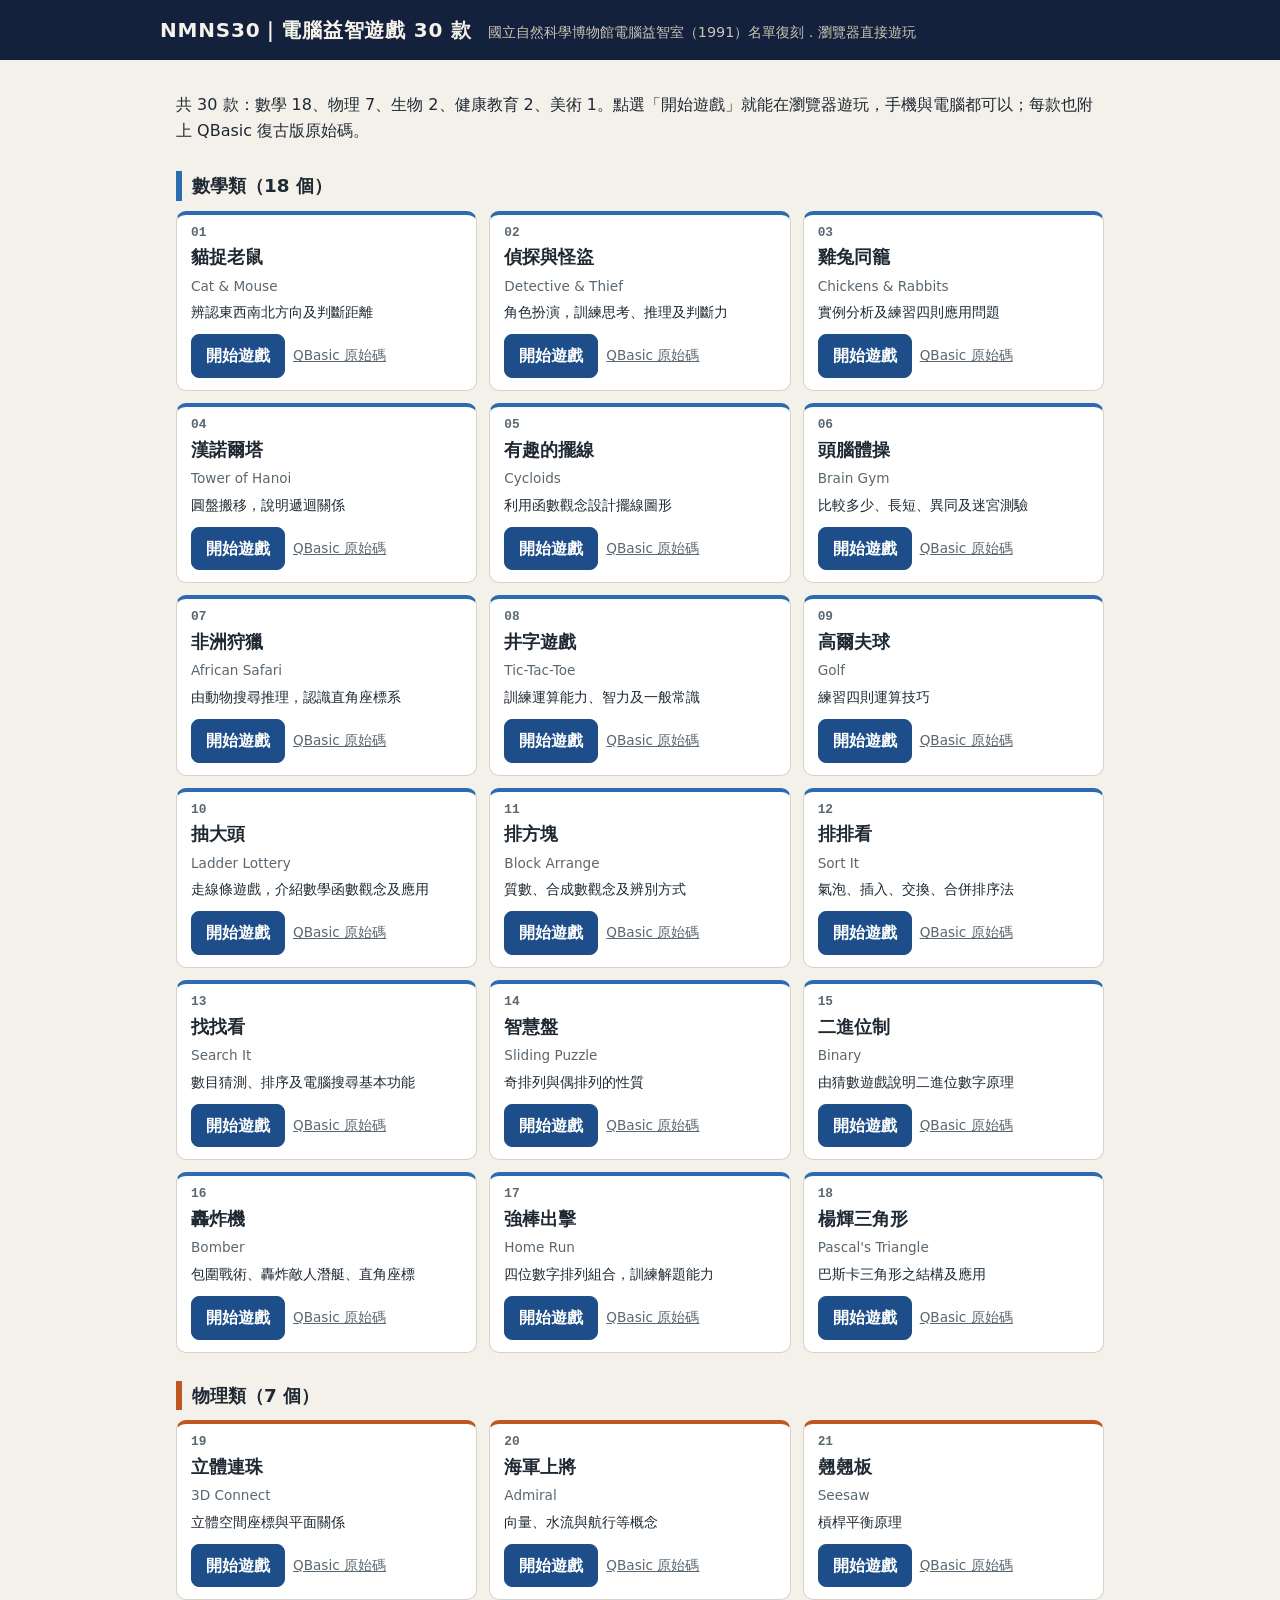
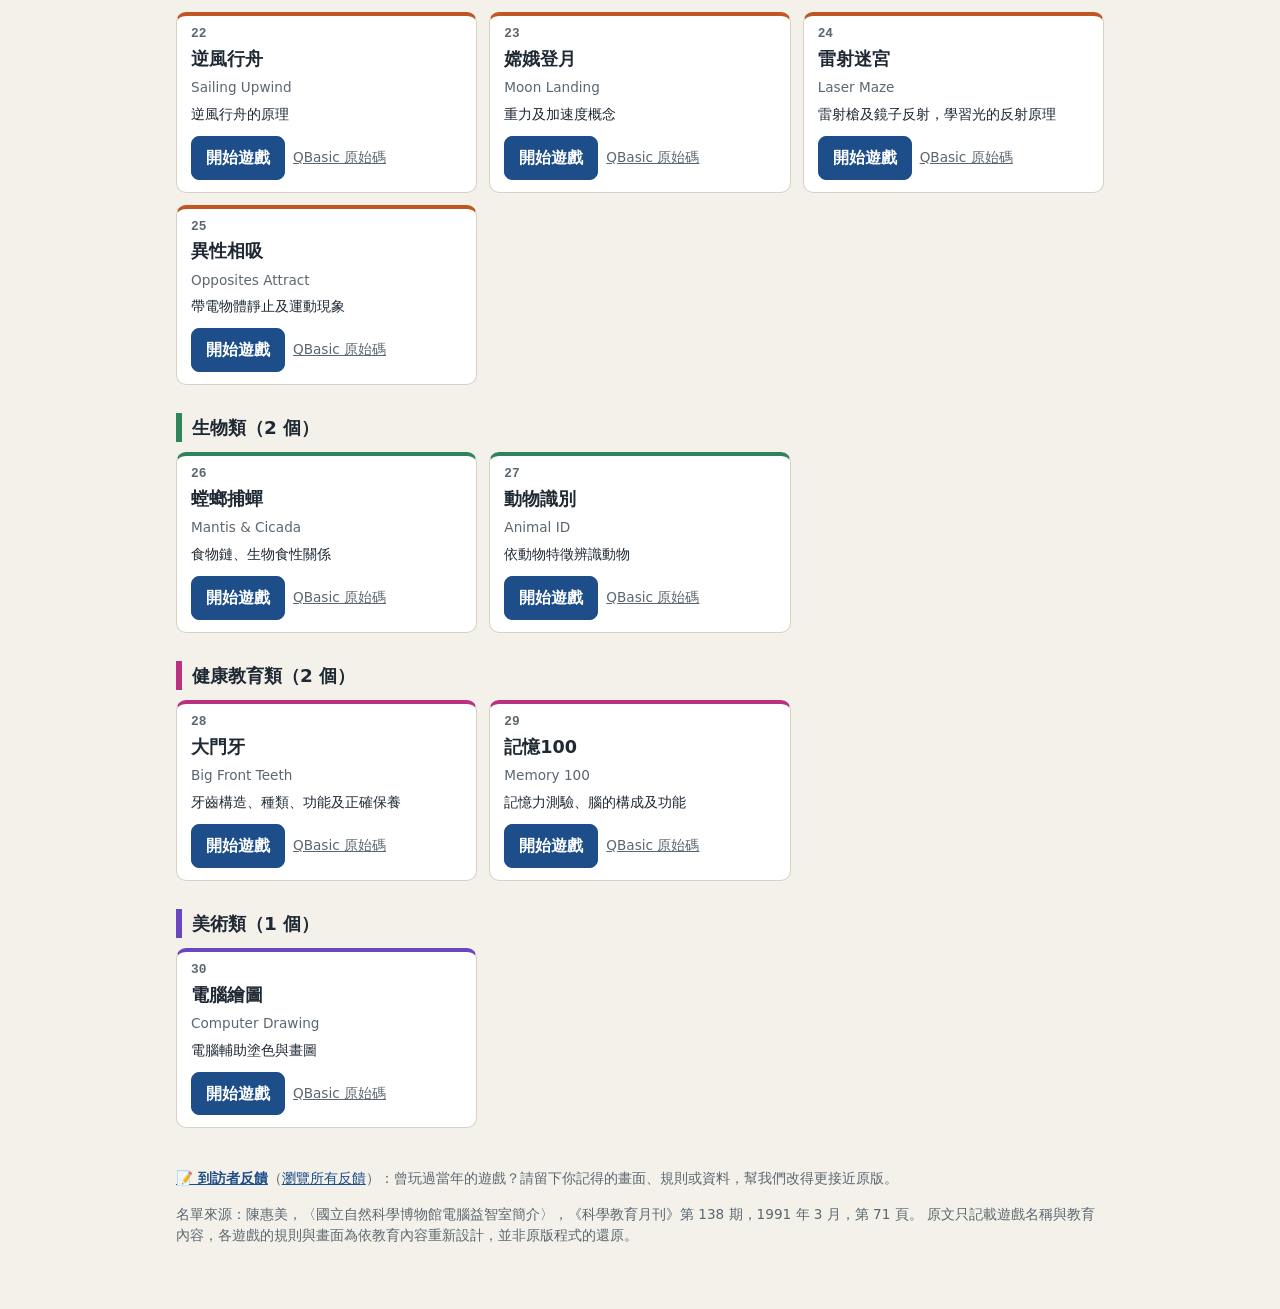
<file: index.html>
<!doctype html>
<html lang="zh-Hant">
<head>
<meta charset="utf-8">
<meta name="viewport" content="width=device-width, initial-scale=1">
<title>NMNS30 電腦益智遊戲</title>
<meta name="description" content="國立自然科學博物館電腦益智室 30 個遊戲單元（1991 年名單）的瀏覽器版本，點選即玩。">
<link rel="stylesheet" href="shared/style.css">
</head>
<body>
<header class="top"><div class="in">
  <h1>NMNS30｜電腦益智遊戲 30 款</h1>
  <span class="sub">國立自然科學博物館電腦益智室（1991）名單復刻．瀏覽器直接遊玩</span>
</div></header>
<main>
  <p>共 30 款：數學 18、物理 7、生物 2、健康教育 2、美術 1。點選「開始遊戲」就能在瀏覽器遊玩，手機與電腦都可以；每款也附上 QBasic 復古版原始碼。</p>
  <div id="list"></div>
</main>
<footer>
  <p><a href="feedback.html"><b>📝 到訪者反饋</b></a>（<a href="feedbacks.html">瀏覽所有反饋</a>）：曾玩過當年的遊戲？請留下你記得的畫面、規則或資料，幫我們改得更接近原版。</p>
  <p>名單來源：陳惠美，〈國立自然科學博物館電腦益智室簡介〉，《科學教育月刊》第 138 期，1991 年 3 月，第 71 頁。
  原文只記載遊戲名稱與教育內容，各遊戲的規則與畫面為依教育內容重新設計，並非原版程式的還原。</p>
</footer>
<script src="data/games.js"></script>
<script>
(function () {
  var list = document.getElementById("list");
  Object.keys(NMNS_CATS).forEach(function (k) {
    var cat = NMNS_CATS[k], games = NMNS_GAMES.filter(function (g) { return g.cat === k; });
    var h2 = document.createElement("h2");
    h2.textContent = cat.name + "（" + games.length + " 個）";
    h2.style.setProperty("--c", cat.color);
    var grid = document.createElement("div");
    grid.className = "grid";
    games.forEach(function (g) {
      var no = (g.n < 10 ? "0" : "") + g.n;
      var card = document.createElement("div");
      card.className = "card";
      card.style.setProperty("--c", cat.color);
      card.innerHTML =
        '<span class="no">' + no + '</span><span class="nm"></span><span class="en"></span><span class="ed"></span>' +
        '<span class="acts"><a class="btn" href="play.html?g=' + g.n + '">開始遊戲</a>' +
        '<a class="link" href="qbasic/G' + no + '.BAS">QBasic 原始碼</a></span>';
      card.querySelector(".nm").textContent = g.name;
      card.querySelector(".en").textContent = g.en;
      card.querySelector(".ed").textContent = g.edu;
      grid.appendChild(card);
    });
    list.appendChild(h2);
    list.appendChild(grid);
  });
})();
</script>
</body>
</html>
</file>
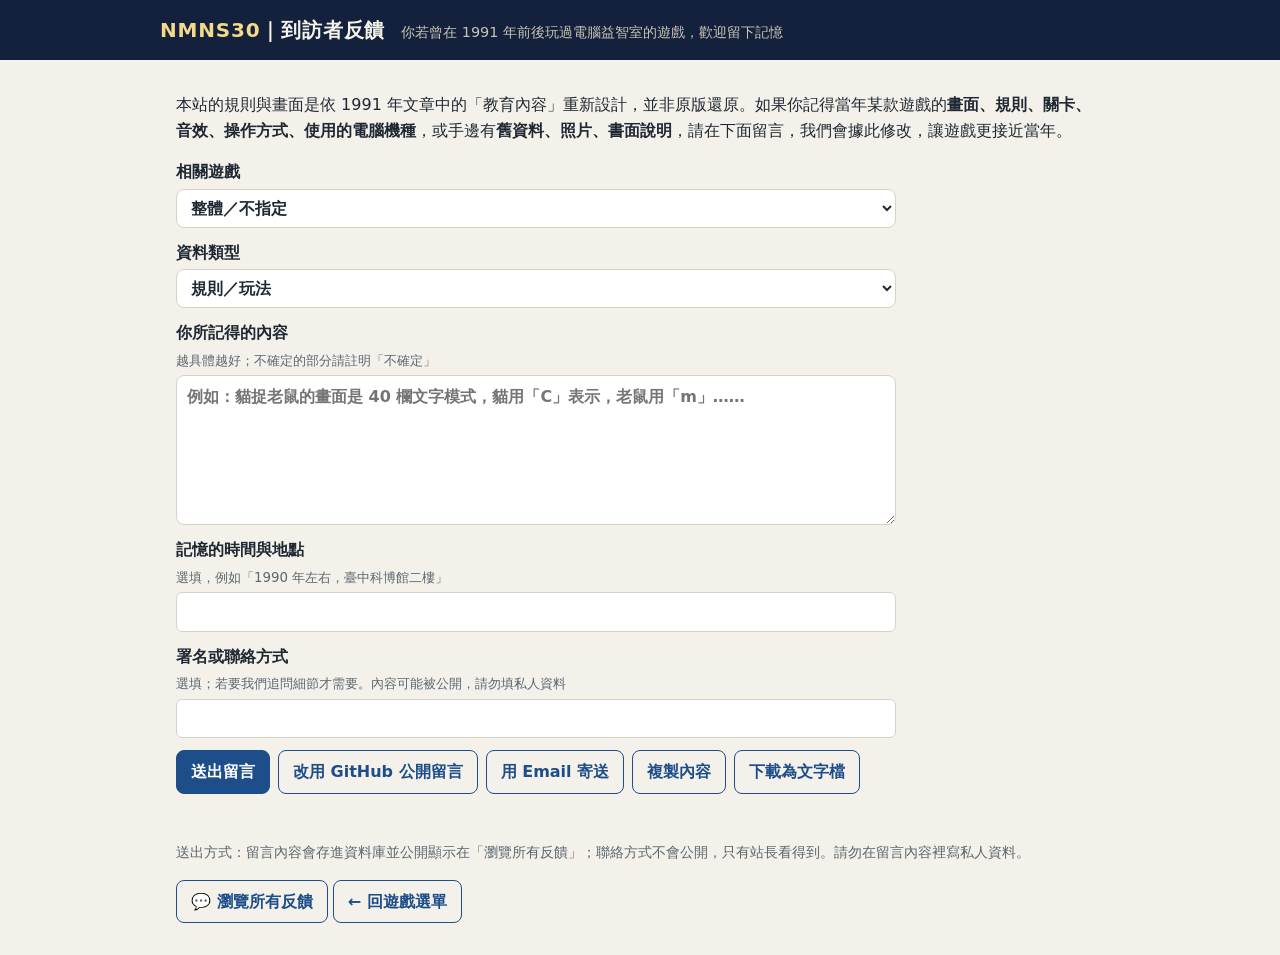
<file: feedback.html>
<!doctype html>
<html lang="zh-Hant">
<head>
<meta charset="utf-8">
<meta name="viewport" content="width=device-width, initial-scale=1">
<title>到訪者反饋｜NMNS30</title>
<link rel="stylesheet" href="shared/style.css">
<style>
  form { display: grid; gap: 12px; max-width: 720px; }
  label { display: grid; gap: 4px; font-weight: 600; }
  label small { font-weight: 400; color: var(--muted); }
  input, select, textarea { font: inherit; padding: 8px 10px; border: 1px solid var(--line); border-radius: 8px; background: var(--panel); color: var(--ink); width: 100%; box-sizing: border-box; }
  textarea { min-height: 150px; resize: vertical; }
  .acts { display: flex; flex-wrap: wrap; gap: 8px; }
  #status { min-height: 1.4em; color: var(--ok); }
  #preview { white-space: pre-wrap; background: var(--panel); border: 1px dashed var(--line); border-radius: 8px; padding: 10px; font-size: .9rem; display: none; }
</style>
</head>
<body>
<header class="top"><div class="in">
  <h1><a href="index.html">NMNS30</a>｜到訪者反饋</h1>
  <span class="sub">你若曾在 1991 年前後玩過電腦益智室的遊戲，歡迎留下記憶</span>
</div></header>
<main>
  <p>本站的規則與畫面是依 1991 年文章中的「教育內容」重新設計，並非原版還原。如果你記得當年某款遊戲的<b>畫面、規則、關卡、音效、操作方式、使用的電腦機種</b>，或手邊有<b>舊資料、照片、書面說明</b>，請在下面留言，我們會據此修改，讓遊戲更接近當年。</p>
  <form id="f">
    <label>相關遊戲
      <select id="game"></select>
    </label>
    <label>資料類型
      <select id="kind">
        <option>規則／玩法</option><option>畫面／角色／配色</option><option>關卡／難度／題目</option>
        <option>音效／音樂</option><option>操作方式（鍵盤、搖桿等）</option><option>電腦機種與環境</option>
        <option>舊資料／文獻／照片線索</option><option>錯誤回報</option><option>其他</option>
      </select>
    </label>
    <label>你所記得的內容 <small>越具體越好；不確定的部分請註明「不確定」</small>
      <textarea id="body" placeholder="例如：貓捉老鼠的畫面是 40 欄文字模式，貓用「C」表示，老鼠用「m」……"></textarea>
    </label>
    <label>記憶的時間與地點 <small>選填，例如「1990 年左右，臺中科博館二樓」</small>
      <input id="when" type="text" maxlength="120">
    </label>
    <label>署名或聯絡方式 <small>選填；若要我們追問細節才需要。內容可能被公開，請勿填私人資料</small>
      <input id="who" type="text" maxlength="120">
    </label>
    <div class="acts">
      <button class="btn" type="submit" id="send">送出</button>
      <button class="btn alt" type="button" id="gh" hidden>改用 GitHub 公開留言</button>
      <button class="btn alt" type="button" id="mail" hidden>用 Email 寄送</button>
      <button class="btn alt" type="button" id="copy">複製內容</button>
      <button class="btn alt" type="button" id="dl">下載為文字檔</button>
    </div>
    <div id="status" role="status"></div>
    <div id="preview"></div>
  </form>
  <p class="link" id="how"></p>
  <p><a class="btn alt" href="feedbacks.html">💬 瀏覽所有反饋</a> <a class="btn alt" href="index.html">← 回遊戲選單</a></p>
</main>
<script src="data/games.js"></script>
<script src="data/config.js"></script>
<script src="shared/engine.js"></script>
<script src="shared/scores.js"></script>
<script>
(function () {
  var $ = function (id) { return document.getElementById(id); }, C = window.NMNS_CONFIG || {};
  var sel = $("game"), q = parseInt(new URLSearchParams(location.search).get("g"), 10);
  var o = document.createElement("option"); o.value = "0"; o.textContent = "整體／不指定"; sel.appendChild(o);
  NMNS_GAMES.forEach(function (g) { var e = document.createElement("option"); e.value = g.n; e.textContent = (g.n < 10 ? "0" : "") + g.n + " " + g.name; sel.appendChild(e); });
  if (q >= 1 && q <= 30) sel.value = String(q);
  var KEY = "nmns30-feedback-draft";
  try { var d = JSON.parse(localStorage.getItem(KEY) || "null"); if (d) { ["kind", "body", "when", "who"].forEach(function (k) { if (d[k]) $(k).value = d[k]; }); if (!(q >= 1 && q <= 30) && d.game) sel.value = d.game; } } catch (e) { }
  function save() { try { localStorage.setItem(KEY, JSON.stringify({ game: sel.value, kind: $("kind").value, body: $("body").value, when: $("when").value, who: $("who").value })); } catch (e) { } }
  ["game", "kind", "body", "when", "who"].forEach(function (k) { $(k).addEventListener("input", save); });
  function title() { var gn = sel.options[sel.selectedIndex].textContent; return "[反饋] " + gn + "｜" + $("kind").value; }
  function text() {
    return "遊戲：" + sel.options[sel.selectedIndex].textContent + "\n類型：" + $("kind").value + "\n時間地點：" + ($("when").value || "（未填）") + "\n署名／聯絡：" + ($("who").value || "（未填）") +
      "\n\n" + $("body").value.trim() + "\n\n—— 來自 NMNS30 到訪者反饋頁";
  }
  function say(t, bad) { $("status").textContent = t; $("status").style.color = bad ? "var(--bad)" : "var(--ok)"; }
  function ok() { if (!$("body").value.trim()) { say("請先寫下你記得的內容。", 1); $("body").focus(); return false; } return true; }
  $("copy").onclick = function () { if (!ok()) return; var t = text(); (navigator.clipboard ? navigator.clipboard.writeText(t) : Promise.reject()).then(function () { say("已複製，可貼到任何地方傳給我們。"); }, function () { $("preview").style.display = "block"; $("preview").textContent = t; say("無法自動複製，請手動選取下方內容。"); }); };
  $("dl").onclick = function () { if (!ok()) return; var a = document.createElement("a"); a.href = URL.createObjectURL(new Blob([text()], { type: "text/plain;charset=utf-8" })); a.download = "nmns30-feedback.txt"; a.click(); say("已下載文字檔。"); };
  var DB = NMNS.api.enabled;
  function ghIt() { window.open("https://github.com/" + C.FEEDBACK_REPO + "/issues/new?title=" + encodeURIComponent(title()) + "&body=" + encodeURIComponent(text()), "_blank", "noopener"); say("已開啟 GitHub 預填頁，請在該頁按「Submit new issue」完成送出。"); }
  if (DB) { $("send").textContent = "送出留言"; if (C.FEEDBACK_REPO) $("gh").hidden = false; if (C.FEEDBACK_EMAIL) $("mail").hidden = false; }
  else if (C.FEEDBACK_REPO && C.FEEDBACK_EMAIL) { $("mail").hidden = false; $("send").textContent = "送出到 GitHub"; }
  $("gh").onclick = function () { if (ok()) ghIt(); };
  function mailIt() { location.href = "mailto:" + C.FEEDBACK_EMAIL + "?subject=" + encodeURIComponent(title()) + "&body=" + encodeURIComponent(text()); say("已開啟你的郵件程式，請按寄出。"); }
  $("mail").onclick = function () { if (ok()) mailIt(); };
  $("f").addEventListener("submit", function (e) {
    e.preventDefault(); if (!ok()) return; var t = text();
    if (DB) {
      $("send").disabled = true; say("送出中…");
      NMNS.api.submitFeedback({ game: +sel.value, kind: $("kind").value, body: $("body").value.trim(), happened: $("when").value.trim(), contact: $("who").value.trim() }).then(function () {
        say("已收到，謝謝你的資料！"); $("body").value = ""; save(); $("send").disabled = false;
      }, function () { say("送出失敗，請稍後再試，或改用其他方式／複製內容。", 1); $("send").disabled = false; });
      return;
    }
    if (C.FEEDBACK_REPO) { window.open("https://github.com/" + C.FEEDBACK_REPO + "/issues/new?title=" + encodeURIComponent(title()) + "&body=" + encodeURIComponent(t), "_blank", "noopener"); say("已開啟 GitHub 預填頁，請在該頁按「Submit new issue」完成送出。"); }
    else if (C.FEEDBACK_EMAIL) mailIt();
    else { $("copy").click(); say("本站尚未設定收件處；內容已複製，請改用「複製內容」或「下載」後傳給站長。"); }
  });
  $("how").textContent = DB ? "送出方式：留言內容會存進資料庫並公開顯示在「瀏覽所有反饋」；聯絡方式不會公開，只有站長看得到。請勿在留言內容裡寫私人資料。" : C.FEEDBACK_REPO ? "送出方式：「送出到 GitHub」會開一則公開的 Issue（需 GitHub 帳號）" + (C.FEEDBACK_EMAIL ? "；沒有帳號可按「用 Email 寄送」，用你的郵件程式寄給站長。" : "。") : C.FEEDBACK_EMAIL ? "送出方式：會用你的郵件程式寄給站長。" : "目前站長尚未設定收件處，請用「複製內容」或「下載」保存留言。";
})();
</script>
</body>
</html>
</file>
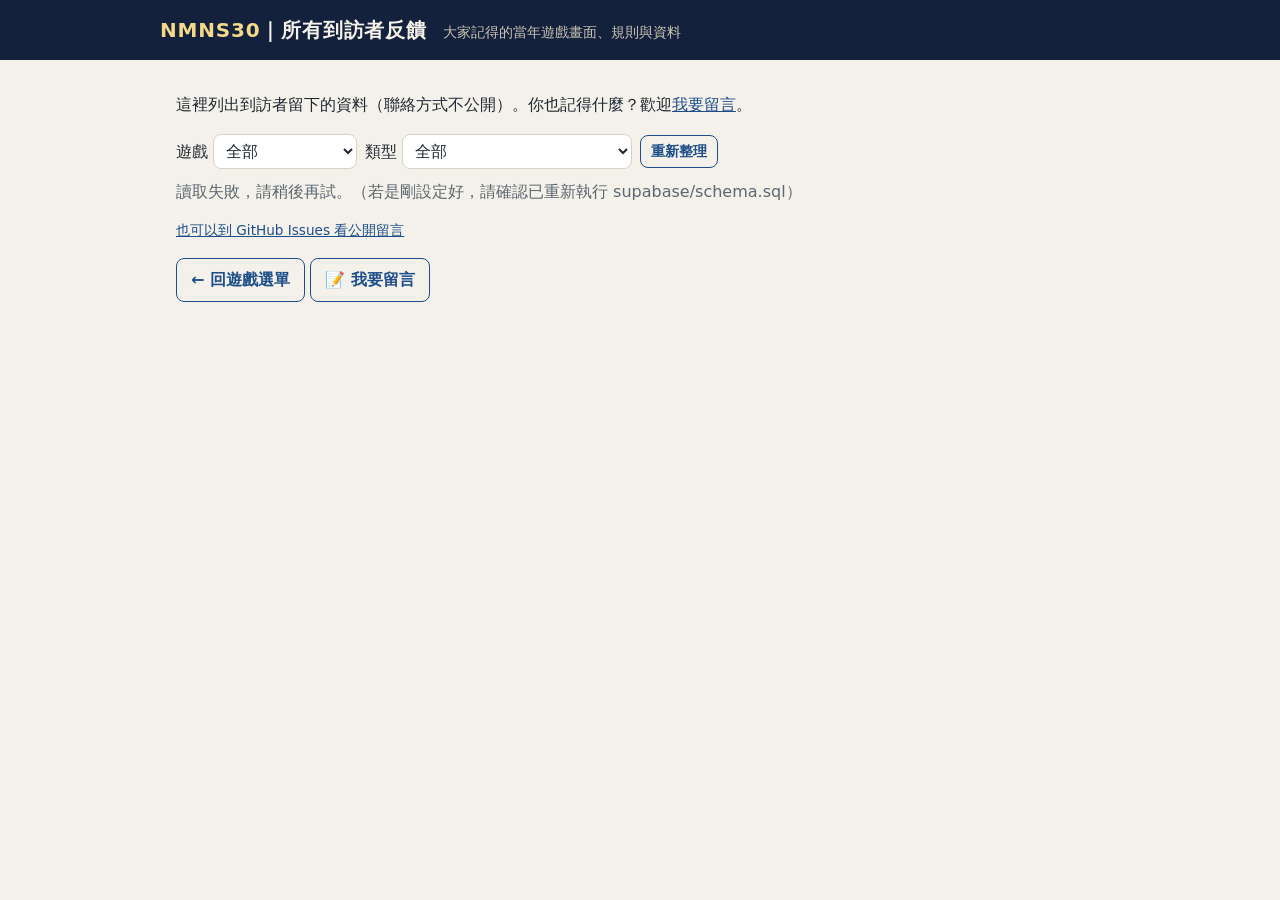
<file: feedbacks.html>
<!doctype html>
<html lang="zh-Hant">
<head>
<meta charset="utf-8">
<meta name="viewport" content="width=device-width, initial-scale=1">
<title>瀏覽到訪者反饋｜NMNS30</title>
<link rel="stylesheet" href="shared/style.css?v=20261118">
<style>
  .filters { display: flex; flex-wrap: wrap; gap: 8px; align-items: center; margin: 10px 0; }
  .filters select { font: inherit; padding: 6px 8px; border: 1px solid var(--line); border-radius: 8px; background: var(--panel); color: var(--ink); }
  .fb { background: var(--panel); border: 1px solid var(--line); border-left: 6px solid var(--accent); border-radius: 8px; padding: 10px 14px; margin: 10px 0; }
  .fb .meta { color: var(--muted); font-size: .85rem; display: flex; flex-wrap: wrap; gap: 4px 12px; margin-bottom: 4px; }
  .fb .body { white-space: pre-wrap; overflow-wrap: anywhere; }
  #state { color: var(--muted); }
</style>
</head>
<body>
<header class="top"><div class="in">
  <h1><a href="index.html">NMNS30</a>｜所有到訪者反饋</h1>
  <span class="sub">大家記得的當年遊戲畫面、規則與資料</span>
</div></header>
<main>
  <p>這裡列出到訪者留下的資料（聯絡方式不公開）。你也記得什麼？歡迎<a href="feedback.html">我要留言</a>。</p>
  <div class="filters">
    <label>遊戲 <select id="fg"></select></label>
    <label>類型 <select id="fk"><option value="">全部</option></select></label>
    <button class="btn alt sm" type="button" id="rf">重新整理</button>
  </div>
  <div id="state" role="status"></div>
  <div id="list"></div>
  <p><button class="btn" type="button" id="more" hidden>載入更多</button></p>
  <p class="link" id="alt"></p>
  <p><a class="btn alt" href="index.html">← 回遊戲選單</a> <a class="btn alt" href="feedback.html">📝 我要留言</a></p>
</main>
<script src="data/games.js?v=20261118"></script>
<script src="data/config.js?v=20261118"></script>
<script src="shared/engine.js?v=20261118"></script>
<script src="shared/scores.js?v=20261118"></script>
<script>
(function () {
  var $ = function (id) { return document.getElementById(id); }, C = window.NMNS_CONFIG || {}, PAGE = 20, offset = 0, token = 0;
  var KINDS = ["規則／玩法", "畫面／角色／配色", "關卡／難度／題目", "音效／音樂", "操作方式（鍵盤、搖桿等）", "電腦機種與環境", "舊資料／文獻／照片線索", "錯誤回報", "其他"];
  var gm = { 0: "整體／不指定" }; NMNS_GAMES.forEach(function (g) { gm[g.n] = (g.n < 10 ? "0" : "") + g.n + " " + g.name; });
  var fg = $("fg"), fk = $("fk");
  var o = document.createElement("option"); o.value = ""; o.textContent = "全部"; fg.appendChild(o);
  Object.keys(gm).forEach(function (k) { var e = document.createElement("option"); e.value = k; e.textContent = gm[k]; fg.appendChild(e); });
  KINDS.forEach(function (k) { var e = document.createElement("option"); e.value = k; e.textContent = k; fk.appendChild(e); });
  var q = parseInt(new URLSearchParams(location.search).get("g"), 10); if (q >= 0 && q <= 30) fg.value = String(q);
  if (C.FEEDBACK_REPO) $("alt").innerHTML = ""; if (C.FEEDBACK_REPO) { var a = document.createElement("a"); a.href = "https://github.com/" + C.FEEDBACK_REPO + "/issues"; a.textContent = "也可以到 GitHub Issues 看公開留言"; a.target = "_blank"; a.rel = "noopener"; $("alt").appendChild(a); }
  function card(r) {
    var d = new Date(r.created_at), ds = isNaN(d) ? "" : d.getFullYear() + "-" + ("0" + (d.getMonth() + 1)).slice(-2) + "-" + ("0" + d.getDate()).slice(-2);
    var meta = h("div", { class: "meta" }, h("b", {}, gm[r.game] || "遊戲 " + r.game), h("span", {}, r.kind || "其他"), h("span", {}, ds));
    if (r.happened) meta.append(h("span", {}, "時間地點：" + r.happened));
    return h("div", { class: "fb" }, meta, h("div", { class: "body" }, r.body));
  }
  function load(reset) {
    if (!NMNS.api.enabled) { $("state").textContent = "站長尚未啟用資料庫，無法瀏覽留言。"; return; }
    var my = ++token; if (reset) { offset = 0; $("list").innerHTML = ""; $("more").hidden = true; }
    $("state").textContent = "讀取中…";
    NMNS.api.listFeedback({ game: fg.value, kind: fk.value, offset: offset, limit: PAGE }).then(function (rows) {
      if (my !== token) return; var more = rows.length > PAGE; rows.slice(0, PAGE).forEach(function (r) { $("list").append(card(r)); });
      offset += Math.min(rows.length, PAGE); $("more").hidden = !more;
      $("state").textContent = offset === 0 ? "還沒有符合條件的留言。" : "已顯示 " + offset + " 則" + (more ? "，還有更多" : "。");
    }, function () { if (my === token) $("state").textContent = "讀取失敗，請稍後再試。（若是剛設定好，請確認已重新執行 supabase/schema.sql）"; });
  }
  fg.onchange = fk.onchange = $("rf").onclick = function () { load(true); }; $("more").onclick = function () { load(false); };
  load(true);
})();
</script>
</body>
</html>
</file>
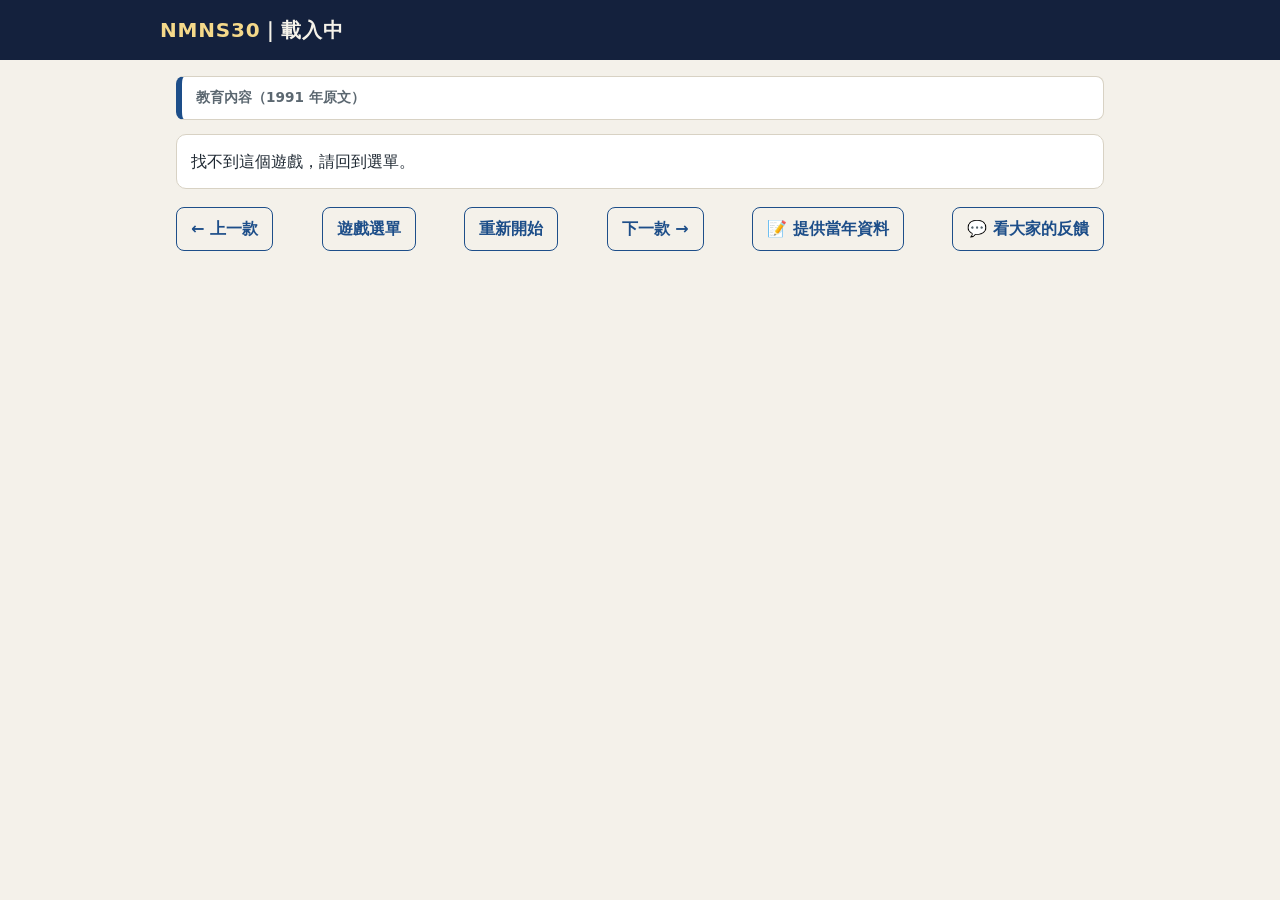
<file: play.html>
<!doctype html>
<html lang="zh-Hant">
<head>
<meta charset="utf-8">
<meta name="viewport" content="width=device-width, initial-scale=1">
<title>NMNS30 遊戲</title>
<link rel="stylesheet" href="shared/style.css?v=20261118">
</head>
<body>
<header class="top"><div class="in">
  <h1><a href="index.html">NMNS30</a>｜<span id="gname">載入中</span></h1>
  <span class="sub" id="gen"></span>
</div></header>
<main>
  <div class="edu" id="edu"><b>教育內容（1991 年原文）</b><span id="eduText"></span></div>
  <div class="stage" id="stage"><noscript>需要啟用 JavaScript 才能遊玩。</noscript></div>
  <div class="edu" id="scoreBox" hidden style="margin-top:14px"></div>
  <div class="nav">
    <a class="btn alt" id="prev" href="#">← 上一款</a>
    <a class="btn alt" href="index.html">遊戲選單</a>
    <button class="btn alt" type="button" id="again">重新開始</button>
    <a class="btn alt" id="next" href="#">下一款 →</a>
    <button class="btn alt" type="button" id="lb" hidden>🏆 高分榜</button>
    <a class="btn alt" id="fb" href="feedback.html">📝 提供當年資料</a>
    <a class="btn alt" id="fbl" href="feedbacks.html">💬 看大家的反饋</a>
  </div>
</main>
<script src="data/games.js?v=20261118"></script>
<script src="data/config.js?v=20261118"></script>
<script src="shared/engine.js?v=20261118"></script>
<script src="shared/scores.js?v=20261118"></script>
<script>
(function () {
  var n = parseInt(new URLSearchParams(location.search).get("g"), 10);
  var g = NMNS_GAMES.filter(function (x) { return x.n === n; })[0];
  var stage = document.getElementById("stage");
  if (!g) { stage.textContent = "找不到這個遊戲，請回到選單。"; return; }
  var no = (n < 10 ? "0" : "") + n;
  document.title = g.name + "｜NMNS30";
  document.getElementById("gname").textContent = no + " " + g.name;
  document.getElementById("gen").textContent = g.en;
  document.getElementById("eduText").textContent = g.edu;
  document.querySelector(".edu").style.setProperty("--c", NMNS_CATS[g.cat].color);
  document.getElementById("prev").href = "play.html?g=" + (n > 1 ? n - 1 : 30);
  document.getElementById("next").href = "play.html?g=" + (n < 30 ? n + 1 : 1);
  document.getElementById("fb").href = "feedback.html?g=" + n; document.getElementById("fbl").href = "feedbacks.html?g=" + n;
  var lb = document.getElementById("lb"); if (NMNS.api.enabled && NMNS.scoreable(n)) { lb.hidden = false; lb.addEventListener("click", function () { NMNS.showBoard(n); }); }
  document.getElementById("again").addEventListener("click", function () { location.reload(); });
  var s = document.createElement("script");
  s.src = "games/g" + no + ".js?v=20261118";
  s.onload = function () {
    try { NMNS.games[n](stage, g); }
    catch (e) { stage.textContent = "遊戲載入失敗：" + e.message; console.error(e); }
  };
  s.onerror = function () { stage.textContent = "這個遊戲的程式檔還沒準備好。"; };
  document.body.appendChild(s);
})();
</script>
</body>
</html>
</file>
<file: shared/style.css>
:root {
  --bg: #f4f1ea; --panel: #ffffff; --ink: #1f2933; --muted: #5b6770; --line: #d8d2c4;
  --accent: #1d4e89; --accent-ink: #ffffff; --ok: #1f7a4d; --bad: #b42318; --info: #1d4e89;
  --header: #14213d;
}
@media (prefers-color-scheme: dark) {
  :root:not([data-theme="light"]) {
    --bg: #12161c; --panel: #1b222b; --ink: #e8ecef; --muted: #9aa7b2; --line: #33404d;
    --accent: #6aa9ff; --accent-ink: #0b1220; --ok: #5fd39a; --bad: #ff8a80; --info: #6aa9ff; --header: #0b0f14;
  }
}
* { box-sizing: border-box; }
html { -webkit-text-size-adjust: 100%; }
body {
  margin: 0; background: var(--bg); color: var(--ink);
  font: 16px/1.6 "Noto Sans TC", "PingFang TC", "Microsoft JhengHei", system-ui, sans-serif;
}
a { color: var(--accent); }
header.top { background: var(--header); color: #f5f2e9; padding: 14px 16px; }
header.top .in { max-width: 960px; margin: 0 auto; display: flex; flex-wrap: wrap; gap: 8px 16px; align-items: baseline; }
header.top h1 { font-size: 1.25rem; margin: 0; letter-spacing: .04em; }
header.top .sub { color: #c9c3b3; font-size: .9rem; }
header.top a { color: #f5d98a; text-decoration: none; }
main { max-width: 960px; margin: 0 auto; padding: 16px; }
h2 { font-size: 1.15rem; margin: 28px 0 10px; padding-left: 10px; border-left: 6px solid var(--c, var(--accent)); }
.grid { display: grid; grid-template-columns: repeat(auto-fill, minmax(230px, 1fr)); gap: 12px; }
.card {
  background: var(--panel); border: 1px solid var(--line); border-radius: 10px; padding: 12px 14px;
  display: flex; flex-direction: column; gap: 4px; border-top: 4px solid var(--c, var(--accent));
}
.card .no { font: 600 .8rem/1 ui-monospace, Consolas, monospace; color: var(--muted); }
.card .nm { font-size: 1.1rem; font-weight: 700; }
.card .en { color: var(--muted); font-size: .85rem; }
.card .ed { font-size: .9rem; flex: 1; }
.card .acts { display: flex; gap: 8px; align-items: center; margin-top: 6px; flex-wrap: wrap; }
.btn {
  appearance: none; border: 1px solid var(--accent); background: var(--accent); color: var(--accent-ink);
  border-radius: 8px; padding: 8px 14px; font: inherit; font-weight: 600; cursor: pointer; min-height: 40px;
  text-decoration: none; display: inline-flex; align-items: center; justify-content: center;
}
.btn:hover { filter: brightness(1.08); }
.btn:focus-visible, a:focus-visible, input:focus-visible, select:focus-visible { outline: 3px solid #f5a623; outline-offset: 2px; }
.btn.alt { background: transparent; color: var(--accent); }
.btn.sm { padding: 4px 10px; min-height: 32px; font-size: .9rem; }
.btn[disabled] { opacity: .45; cursor: not-allowed; }
.btn.choice { background: var(--panel); color: var(--ink); border-color: var(--line); }
.btn.choice.sel { border-color: var(--accent); box-shadow: 0 0 0 2px var(--accent) inset; }
.btn.choice.good { background: var(--ok); color: #fff; border-color: var(--ok); }
.btn.choice.wrong { background: var(--bad); color: #fff; border-color: var(--bad); }
.link { font-size: .85rem; color: var(--muted); }
.edu { background: var(--panel); border: 1px solid var(--line); border-left: 6px solid var(--c, var(--accent)); border-radius: 8px; padding: 10px 14px; margin-bottom: 14px; }
.edu b { color: var(--muted); font-weight: 600; font-size: .85rem; display: block; }
.stage { background: var(--panel); border: 1px solid var(--line); border-radius: 10px; padding: 14px; }
.msg { margin: 10px 0; padding: 8px 12px; border-radius: 8px; border: 1px solid var(--line); min-height: 2.4em; }
.msg.ok { border-color: var(--ok); color: var(--ok); }
.msg.bad { border-color: var(--bad); color: var(--bad); }
.msg.info { color: var(--info); }
.row { display: flex; flex-wrap: wrap; gap: 8px; align-items: center; margin: 8px 0; }
.row.c { justify-content: center; }
.cv { display: block; max-width: 100%; height: auto; margin: 0 auto; background: #fff; border: 1px solid var(--line); border-radius: 6px; touch-action: manipulation; }
.choices { display: flex; flex-wrap: wrap; gap: 8px; margin: 8px 0; }
.dpad { display: grid; grid-template-areas: ". u ." "l . r" ". d ."; gap: 6px; width: 150px; margin: 8px auto; }
.dp { min-height: 44px; padding: 0; }
input[type=number], input[type=text], select {
  font: inherit; padding: 6px 8px; border: 1px solid var(--line); border-radius: 6px; background: var(--panel); color: var(--ink); max-width: 100%;
}
input[type=number] { width: 5.5em; }
input[type=range] { max-width: 100%; }
table.t { border-collapse: collapse; margin: 6px 0; }
table.t td, table.t th { border: 1px solid var(--line); padding: 3px 8px; text-align: center; }
.big { font-size: 1.4rem; font-weight: 700; }
.mono { font-family: ui-monospace, Consolas, monospace; }
.pill { display: inline-block; padding: 1px 10px; border-radius: 99px; background: var(--bg); border: 1px solid var(--line); font-size: .9rem; }
.cellgrid { display: grid; gap: 2px; }
.cell {
  appearance: none; border: 1px solid var(--line); background: var(--bg); color: var(--ink); font: inherit;
  display: flex; align-items: center; justify-content: center; cursor: pointer; padding: 0; min-height: 34px;
}
.nav { display: flex; justify-content: space-between; gap: 8px; margin-top: 18px; flex-wrap: wrap; }
footer { max-width: 960px; margin: 24px auto; padding: 0 16px 24px; color: var(--muted); font-size: .85rem; }
@media (max-width: 480px) { body { font-size: 15px; } main { padding: 10px; } .stage { padding: 10px; } }
[hidden] { display: none !important; }
</file>
